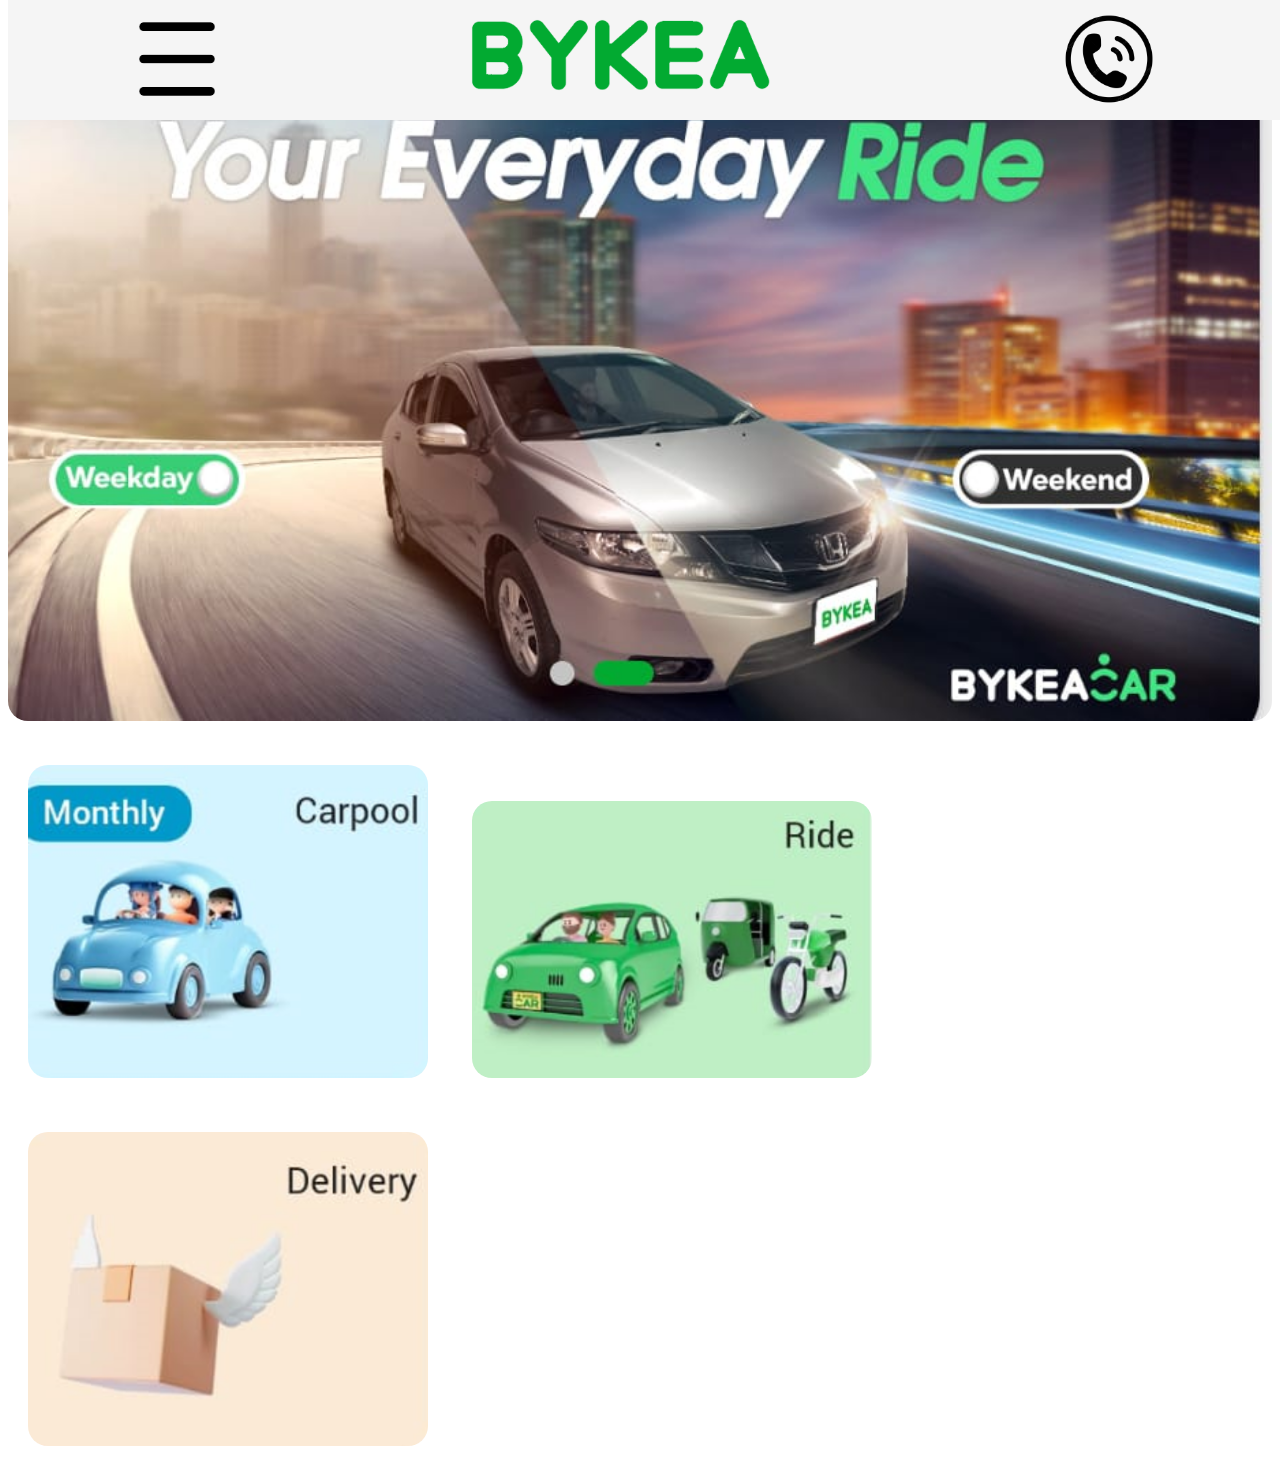
<file: index.html>
<!DOCTYPE html>
<html lang="en">
<head>
    <meta charset="UTF-8">
    <meta name="viewport" content="width=device-width, initial-scale=1.0">
    <title>Bykea</title>
    <link rel="stylesheet" href="style.css">
    <link rel="shortcut icon" href="img/logo.png" type="png">
</head>
<body>
    <header>
        <nav>
            <img src="img/sidebar.png" alt="" class="side">
            <img src="img/logo.png" alt="" class="logo">
            <img src="img/call.png" alt="" class="call">
        </nav>
    </header>
    <img src="img/banner.jpg" alt="" class="banner">
 <a href="location.html"><img src="img/carpool.png" alt="" class="carpool"></a>
   <a href="location.html"><img src="img/ride.png" alt="" class="carpool"></a> 
  <a href="location.html"><img src="img/delivery.png" alt="" class="carpool"></a>  
</body>
</html>
</file>
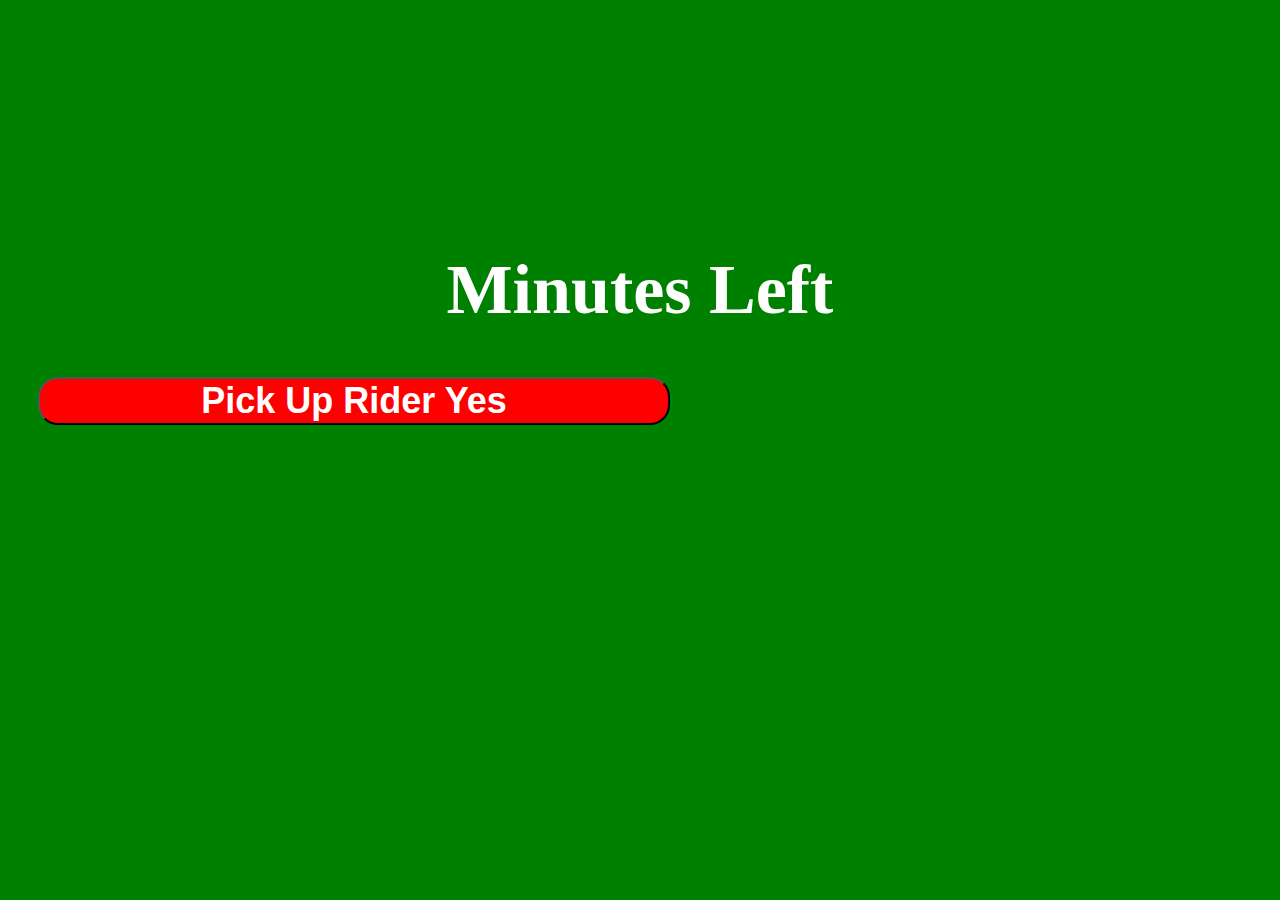
<file: acceptcomm.html>
<!DOCTYPE html>
<html lang="en">
<head>
    <meta charset="UTF-8">
    <meta name="viewport" content="width=device-width, initial-scale=1.0">
    <title>Bykea</title>
    <link rel="stylesheet" href="style.css">
    <link rel="shortcut icon" href="img/logo.png" type="png">
    <style>
        body {
            background-color: green;
            color: white;
        }
    </style>
</head>
<body>
    <div class="day">
        <h1 class="min">Minutes Left</h1>
        <a href="rate.html"><Button class="picks">Pick Up Rider Yes</Button></a>


    </div>
</body>
</html>
</file>
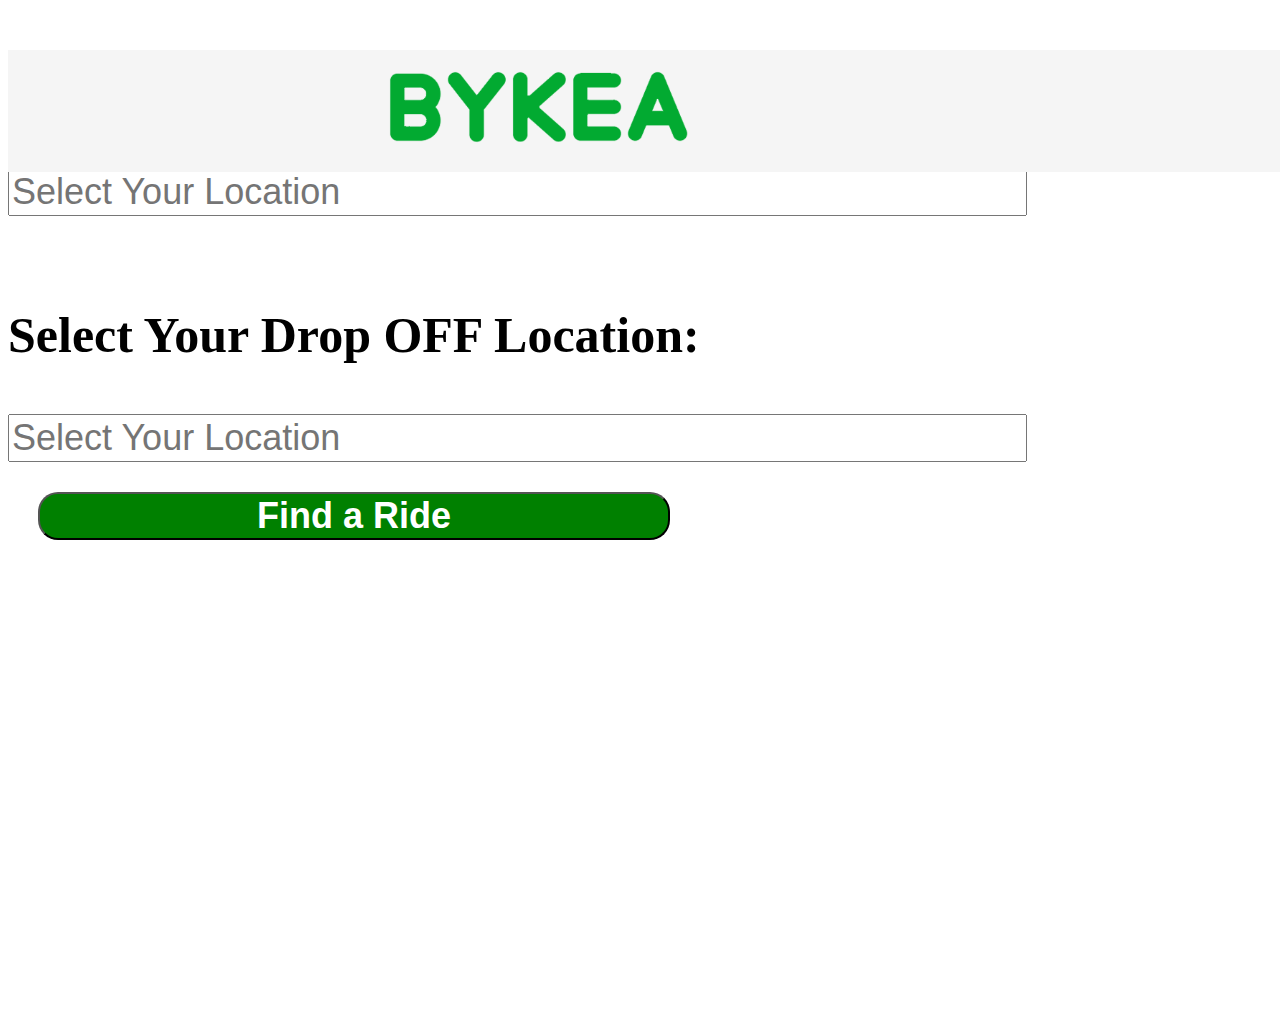
<file: location.html>
<!DOCTYPE html>
<html lang="en">
<head>
    <meta charset="UTF-8">
    <meta name="viewport" content="width=device-width, initial-scale=1.0">
    <link rel="shortcut icon" href="img/logo.png" type="png">
    <link rel="stylesheet" href="style.css">
    <title>Bykea</title>
</head>
<body>
    <header>
        <nav>

           <a href="index.html"> <img src="img/logo.png" alt="" class="logo"></a>
 
        </nav>
    </header>
   <label for="select"><p class="sel">Select Your Location:</p>
    <input type="text" name="" id="select" placeholder="Select Your Location" required>
   </label> 
   <label for="select"><p class="sel">Select Your Drop OFF Location:</p>
    <input type="text" name="" id="select" placeholder="Select Your Location" required>
   </label> <br>
   <a href="selectride.html"><Button class="find">Find a Ride</Button></a>
   <iframe src="https://www.google.com/maps/embed?pb=!1m18!1m12!1m3!1d3667736.2766245105!2d66.24763972134161!3d26.138920364758867!2m3!1f0!2f0!3f0!3m2!1i1024!2i768!4f13.1!3m3!1m2!1s0x394cc06b6bc1942b%3A0x2e2056a9c78be82d!2sSindh%2C%20Pakistan!5e0!3m2!1sen!2s!4v1721917638508!5m2!1sen!2s" width="100%" height="450" style="border:0;" allowfullscreen="" loading="lazy" referrerpolicy="no-referrer-when-downgrade"></iframe>
</body>
</html>
</file>
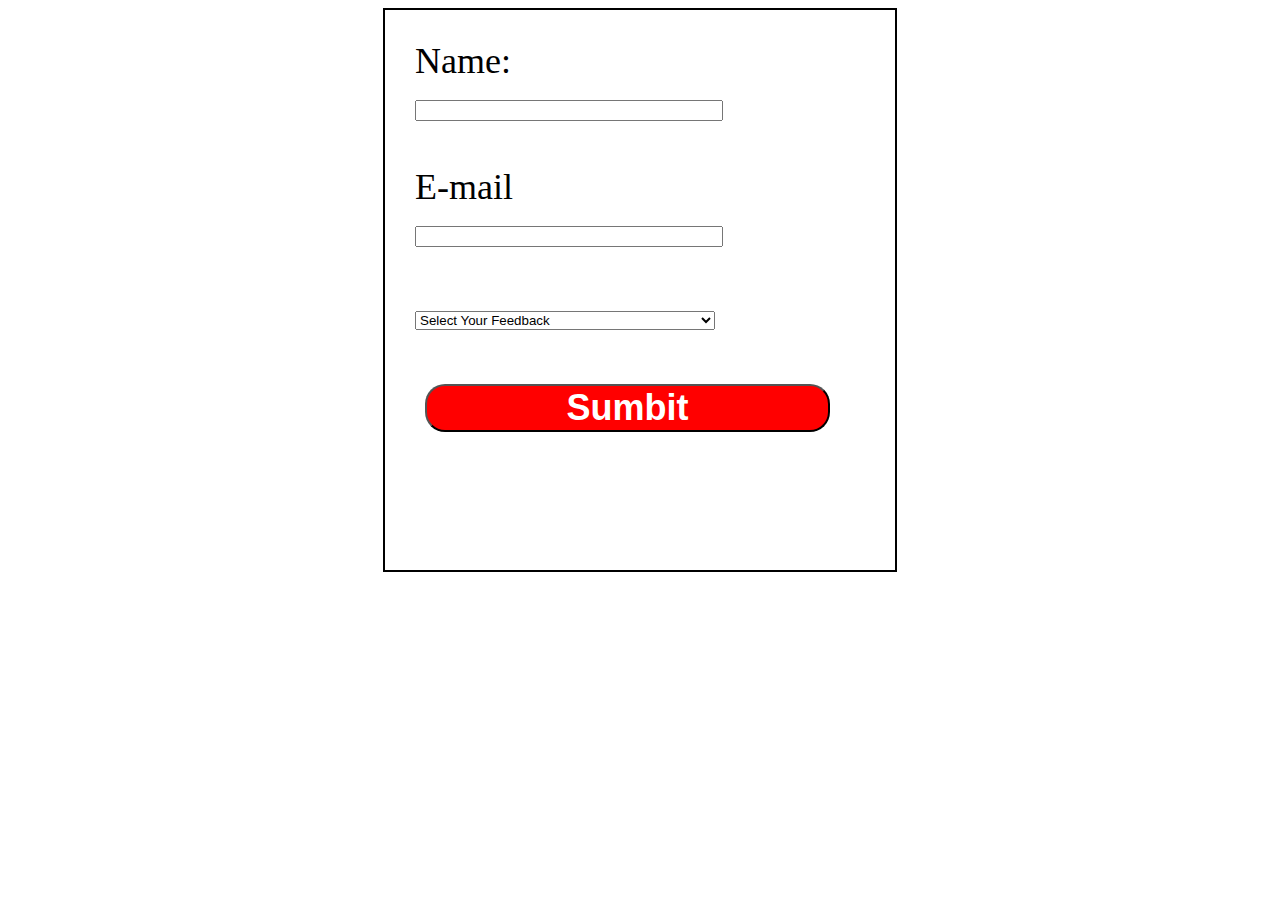
<file: rate.html>
<!DOCTYPE html>
<html lang="en">
<head>
    <meta charset="UTF-8">
    <meta name="viewport" content="width=device-width, initial-scale=1.0">
    <link rel="shortcut icon" href="img/logo.png" type="png">

    <title>Bykea</title>

    <link rel="stylesheet" href="style.css">
</head>
<body>
    <div class="form">
        <label for="name">
            Name: <br><input type="text" name="" id="name" required>
        </label><br><br>
        <label for="Email">E-mail <br>

            <input type="email" name="" id="Email" required>
        </label><br><br>
        <select name="" id="feedback" required>
            <option value="" disabled selected>Select Your Feedback</option>
            <option value="">Excellent</option>
            <option value="">Very Good</option>
            <option value="">Good</option>
            <option value="">Poor</option>
        </select>
        <a href="thank.html"><Button class="sumbit">Sumbit</Button></a>
    </div>
</body>
</html>
</file>
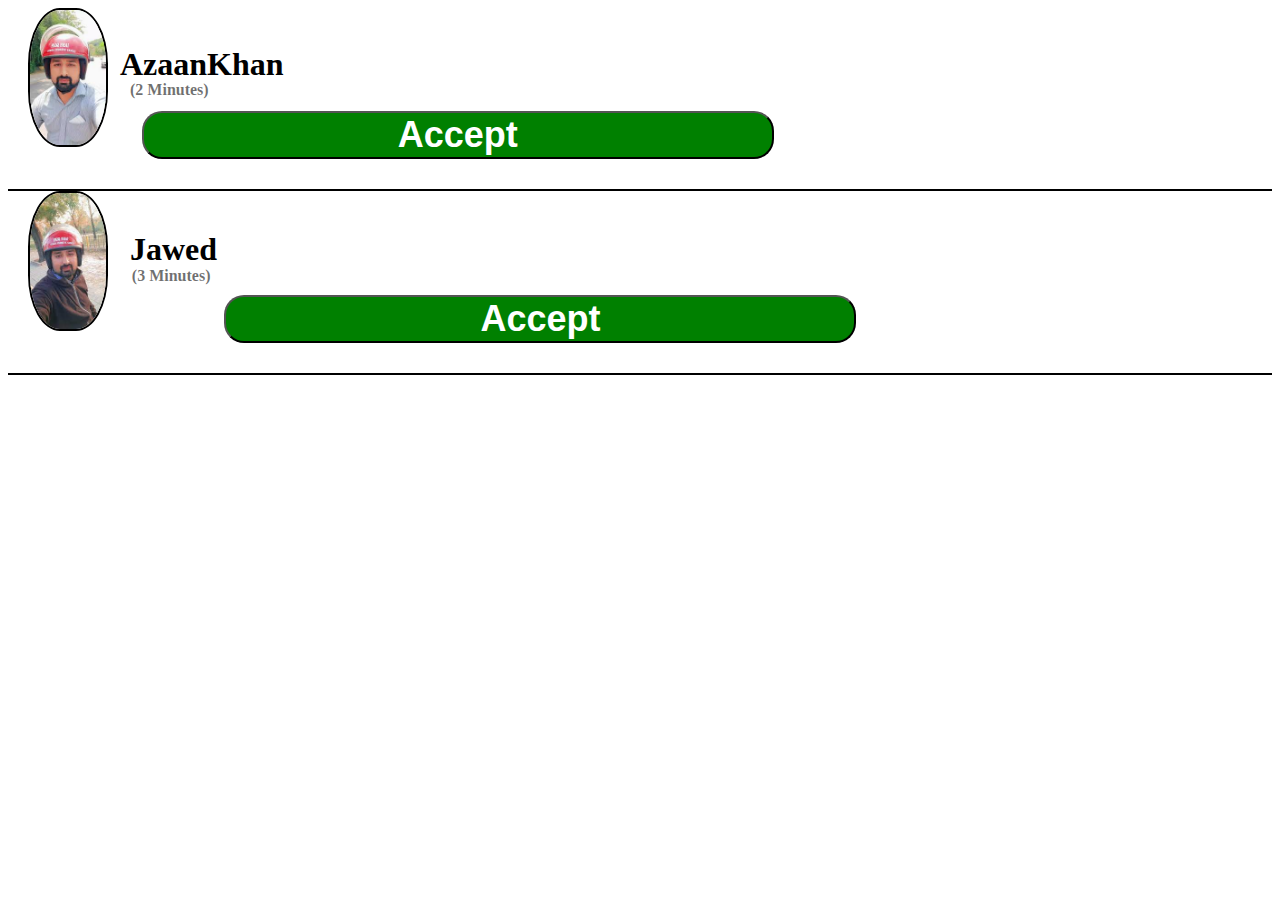
<file: selectride.html>
<!DOCTYPE html>
<html lang="en">
<head>
    <meta charset="UTF-8">
    <meta name="viewport" content="width=device-width, initial-scale=1.0">
    <link rel="shortcut icon" href="img/logo.png" type="png">
    <link rel="stylesheet" href="style.css">
    <title>Bykea</title>
</head>
<body>



<div class="rider">
    <img src="img/images.jpeg" alt="" class="riderimg" >
    <h1 class="ride1">AzaanKhan</h1>
    <p class="time">(2 Minutes)</p>
    
    <a href="acceptcomm.html"><Button class="find">Accept</Button></a>

</div><div class="rider">
    <img src="img/r2.jpeg" alt="" class="riderimg" >
    <h1 class="ride2">Jawed</h1>
    <p class="time2">(3 Minutes)</p>
    <a href="acceptcomm.html"><Button class="find">Accept</Button></a>

</div>




</body>
</html>
</file>
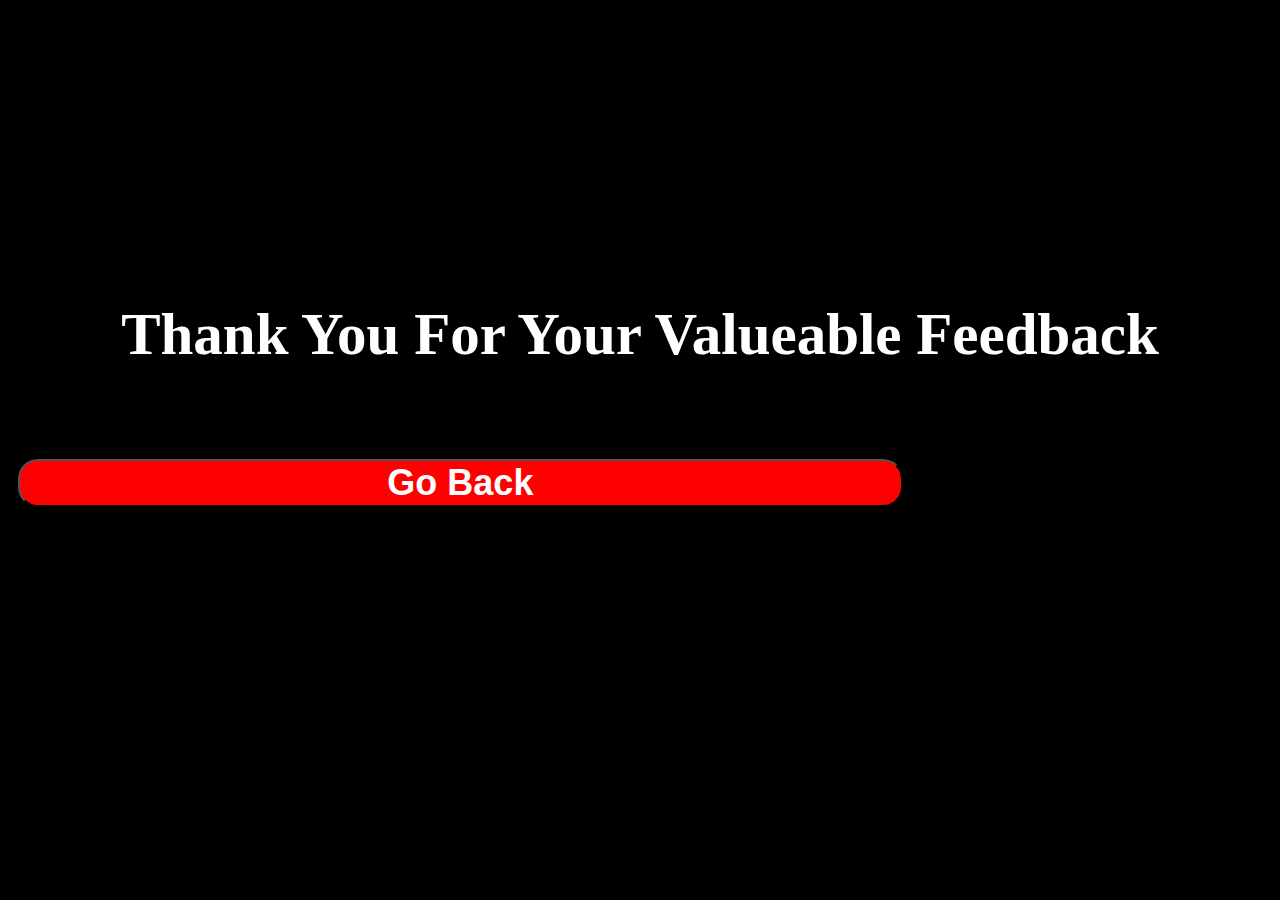
<file: thank.html>
<!DOCTYPE html>
<html lang="en">
<head>
    <meta charset="UTF-8">
    <meta name="viewport" content="width=device-width, initial-scale=1.0">
    <title>Document</title>
    <link rel="stylesheet" href="style.css">
    <style>
        body {
            background-color: black;
        }
    </style>
</head>
<body>
    <h1 class="thank">Thank You For Your Valueable Feedback</h1>
    <a href="index.html"><Button class="back">Go  Back</Button></a>

    
</body>
</html>
</file>
<file: style.css>
header {
    background-color: whitesmoke;
width: 100%;
    position: fixed;
    margin-top: -10px;
   
}
nav {
    width: 80%;
    margin: auto;

}
.side {
    width: 8%;
    display: inline-block;
    float: left;
    margin-top: 20px;
    cursor: pointer;

}
.call {
    width: 10%;
    display: inline-block;
    float: right;
    margin-top: 10px;
    cursor: pointer;
}
.logo {
    width: 30%;
    display: inline-block;
   margin-left: 250px;
   cursor: pointer;

}
.logo:hover {
    transform: scale(1.05);
}
.banner {
border-radius: 20px;
    width: 100%;
}
.banner:hover {
    cursor: pointer;

}
.carpool {
    margin-top: 40px;
    border-radius: 20px;
    margin-left: 20px;
    margin-bottom: 10px;
    margin-right: 20px;
    width: 400px;
}
.carpool:hover {
    transform: scale(1.05);
    box-shadow: 25px 25px 25px black ;
    cursor: pointer;
}
#select {
font-size: 36px;
width: 80%;
margin-bottom: 30px;
}
.sel {
    font-size: 50px;
    font-weight: bold;
    margin-top: 60px;
}
.find {
    font-size: 36px;
width: 50%;
margin-bottom: 30px; 
font-weight: bold;
background-color: green;
color: white;
border-radius: 20px;
margin-left: 30px;


}
.find:hover {
    background-color: blue;
    color: white;
    cursor: pointer;
    transform: scale(1.05);
    box-shadow: 25px 30px 25px black;
}
.rider {
    width: 100%;
    border-bottom: 2px solid;
    
}
.riderimg {
    width: 6%;
    border-radius: 40%;
    margin-left: 20px;
    border: 2px solid;
}
.riderimg:hover {
    transform: scale(1.05);
    box-shadow: 15px 15px 25px black;
    cursor: pointer;
    display: inline-block;
}
.ride1 {
    display: inline-block;
    position: absolute;
    top: 25px;
    left: 120px;
}
.time {
    display: inline-block;
    position: absolute;
    top: 65px;
    left: 130px;  
font-weight: bolder;
color: rgba(0, 0, 0, 0.562);
}
.ride2 {
    display: inline-block;
    position: absolute;
    top:210px;
    left: 130px;
}
.time2 {
    display: inline-block;
position: relative;
    top: -50px;
    left: 20px;  
font-weight: bolder;
color: rgba(0, 0, 0, 0.562);
}
.min {
   text-align: center;
   margin-top: 250px;
   font-size: 70px;
   font-weight: bolder;
}
.picks {
    font-size: 36px;
    width: 50%;
    margin-bottom: 30px; 
    font-weight: bold;
    background-color: red;
    color: white;
    border-radius: 20px;
    margin-left: 30px;
}
.picks:hover {
    background-color: blue;
    color: white;
    cursor: pointer;
    transform: scale(1.05);
    box-shadow: 25px 30px 25px black;
}
.form {
    width: 450px;
    border: 2px solid;
    height: 500px;
    font-size: 36px;
    padding: 30px;
    margin: auto ;
}
#name {
    width: 300px;
}
#Email {
    width: 300px;

    }
    #feedback  {
        width: 300px;
    }
    .sumbit{
        font-size: 36px;
        width: 90%;
        margin-bottom: 30px; 
        font-weight: bold;
        background-color: red;
        color: white;
        border-radius: 20px;
        margin-left: 10px;
        margin-top: 50px;
    }
    .sumbit:hover {
        background-color: blue;
        color: white;
        cursor: pointer;
        transform: scale(1.05);
        box-shadow: 25px 30px 25px black;
    }
    .thank {
        text-align: center;
        font-size: 59px;
        font-family: cursive;
        color: white;
        margin-top: 300px;
    }
    .back {
        font-size: 36px;
        width: 70%;
        margin-bottom: 30px; 
        font-weight: bold;
        background-color: red;
        color: white;
        border-radius: 20px;
        margin-left: 10px;
        margin-top: 50px;
    }
    .back:hover {
        background-color: blue;
        color: white;
        cursor: pointer;
        transform: scale(1.05);
        box-shadow: 25px 30px 25px black;
    }
</file>
